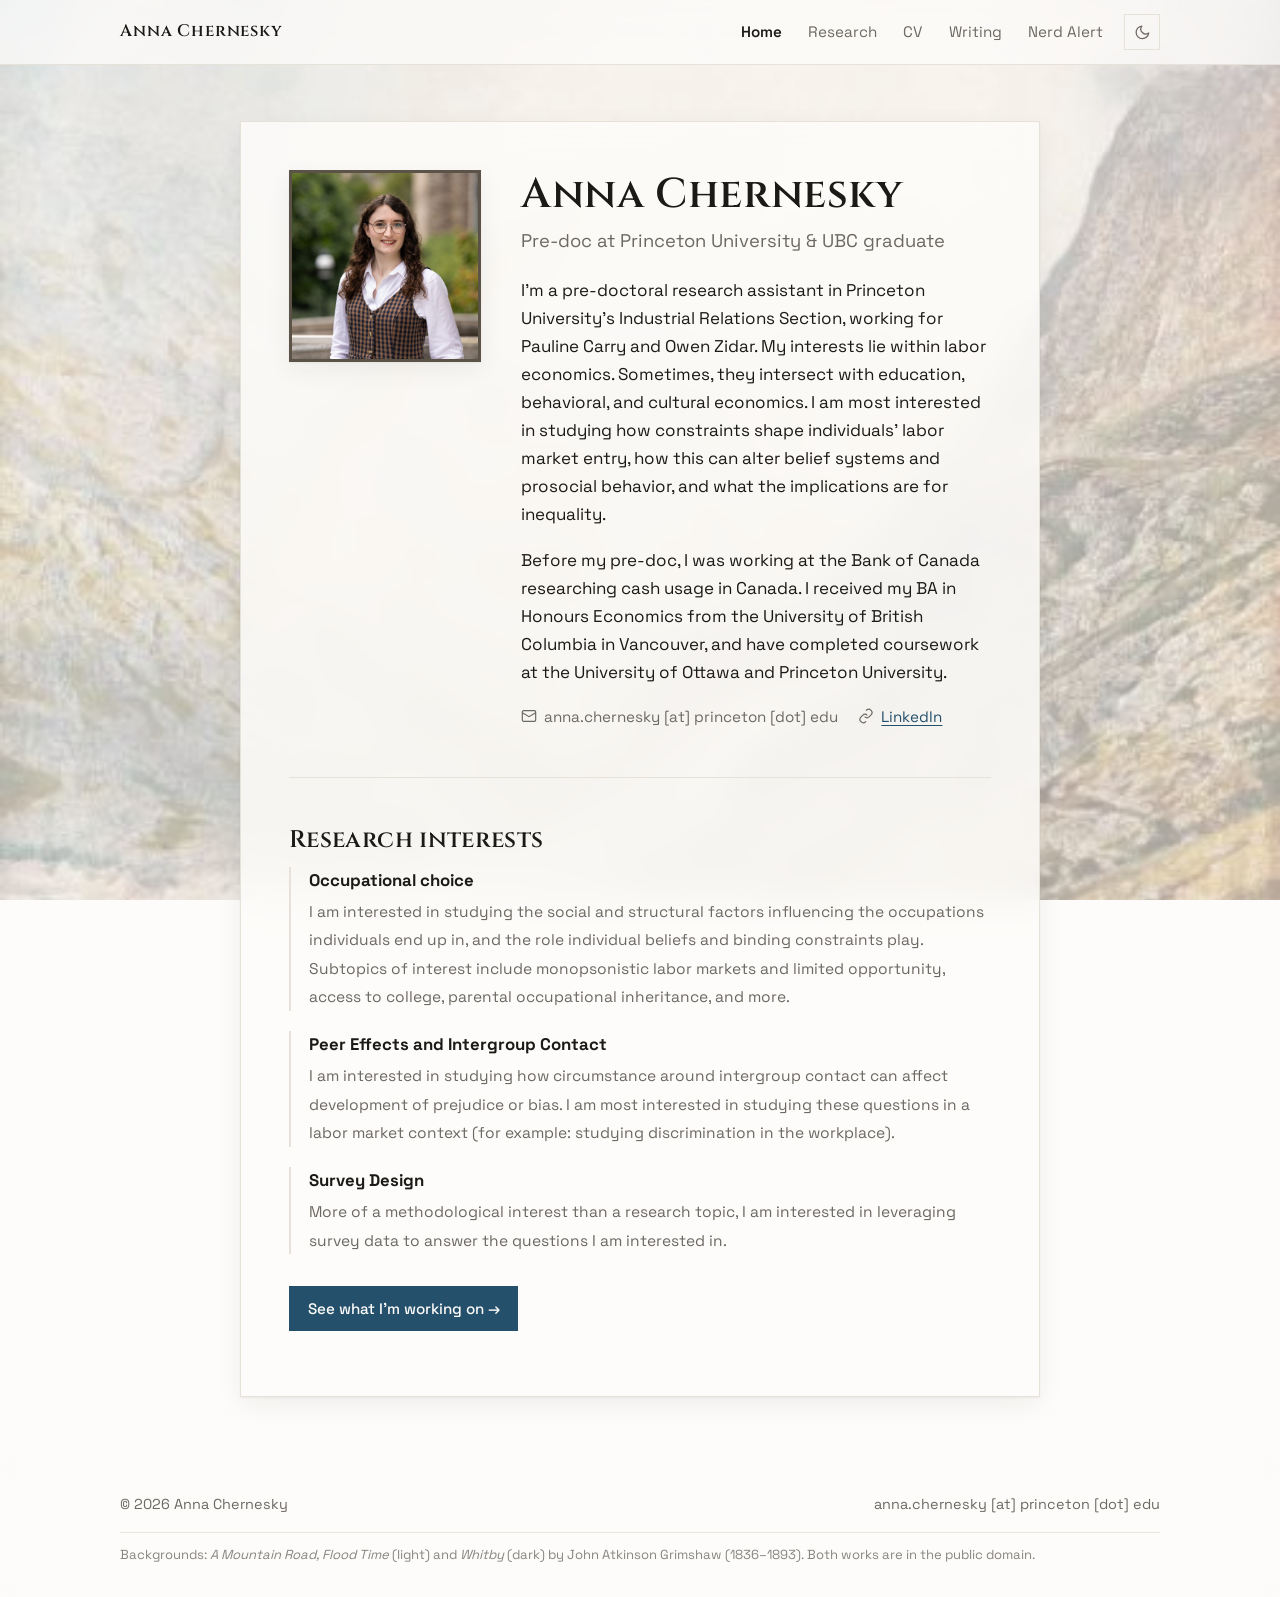
<file: index.html>
<!doctype html>
<html lang="en">
<head>
<meta charset="utf-8">
<meta name="viewport" content="width=device-width, initial-scale=1">
<title>Anna Chernesky</title>
<meta name="description" content="Personal site of Anna Chernesky — research, writing, and CV.">
<link rel="canonical" href="https://annakcher.github.io/">

<!-- Link previews on LinkedIn, Slack, Bluesky, iMessage, etc. -->
<meta property="og:type" content="profile">
<meta property="og:site_name" content="Anna Chernesky">
<meta property="og:title" content="Anna Chernesky">
<meta property="og:description" content="Personal site of Anna Chernesky — research, writing, and CV.">
<meta property="og:url" content="https://annakcher.github.io/">
<meta property="og:image" content="https://annakcher.github.io/assets/img/profile-web.jpg">
<meta name="twitter:card" content="summary">

<!-- Structured data: states who this site is about and which profiles are the
     same person, so search engines don't have to infer it. Invisible to visitors.
     Test changes at https://validator.schema.org/ -->
<script type="application/ld+json">
{
  "@context": "https://schema.org",
  "@type": "Person",
  "name": "Anna Chernesky",
  "url": "https://annakcher.github.io/",
  "image": "https://annakcher.github.io/assets/img/profile-web.jpg",
  "jobTitle": "Pre-doctoral Research Assistant",
  "description": "Pre-doctoral research assistant in the Industrial Relations Section at Princeton University, working on labor, behavioral, and cultural economics.",
  "worksFor": {
    "@type": "Organization",
    "name": "Industrial Relations Section, Princeton University"
  },
  "alumniOf": {
    "@type": "CollegeOrUniversity",
    "name": "University of British Columbia"
  },
  "knowsAbout": [
    "Labor economics",
    "Behavioral economics",
    "Cultural economics",
    "Survey design"
  ],
  "identifier": {
    "@type": "PropertyValue",
    "propertyID": "ORCID",
    "value": "https://orcid.org/0009-0006-0136-3665"
  },
  "sameAs": [
    "https://www.linkedin.com/in/annachernesky",
    "https://orcid.org/0009-0006-0136-3665"
  ]
}
</script>

<link rel="icon" href="assets/img/favicon.svg" type="image/svg+xml">
<link rel="preconnect" href="https://fonts.googleapis.com">
<link rel="preconnect" href="https://fonts.gstatic.com" crossorigin>
<link href="https://fonts.googleapis.com/css2?family=Cinzel:wght@500;600;700&family=Space+Grotesk:wght@400;500;600;700&display=swap" rel="stylesheet">
<link rel="stylesheet" href="assets/css/style.css">
<script>
  // Apply the saved theme before first paint so there's no flash of the wrong one.
  try { const t = localStorage.getItem('theme'); if (t) document.documentElement.dataset.theme = t; } catch (e) {}
</script>
<style>
  /* Background paintings for this page. Paths are relative to this file. */
  /* Portrait painting in a landscape window — bias the crop up toward the sky and rainbow. */
  body.has-bg::before {
    background-image: url('assets/img/grimshaw/a-mountain-road-floodtime-grimshaw.jpg');
    background-position: center 18%;
  }
  [data-theme="dark"] body.has-bg::before {
    background-image: url('assets/img/grimshaw/whitby-grimshaw.webp');
    background-position: center;
  }
</style>
</head>
<body class="has-bg">

<a class="skip-link" href="#main">Skip to content</a>

<header class="site-header">
  <div class="wrap header-inner">
    <a class="brand" href="index.html">Anna Chernesky</a>

    <button class="icon-btn nav-toggle" aria-expanded="false" aria-controls="site-nav" aria-label="Toggle menu">
      <svg viewBox="0 0 24 24" fill="none" stroke="currentColor" stroke-width="2" stroke-linecap="round" aria-hidden="true">
        <path d="M3 6h18M3 12h18M3 18h18"/>
      </svg>
    </button>

    <nav id="site-nav" class="site-nav">
      <a href="index.html" aria-current="page">Home</a>
      <a href="research.html">Research</a>
      <a href="cv.html">CV</a>
      <a href="writing.html">Writing</a>
      <a href="nerd-alert.html">Nerd Alert</a>

      <button class="icon-btn theme-toggle" aria-label="Toggle dark mode">
        <svg class="icon-moon" viewBox="0 0 24 24" fill="none" stroke="currentColor" stroke-width="1.8" stroke-linecap="round" stroke-linejoin="round" aria-hidden="true">
          <path d="M21 12.8A9 9 0 1 1 11.2 3a7 7 0 0 0 9.8 9.8z"/>
        </svg>
        <svg class="icon-sun" viewBox="0 0 24 24" fill="none" stroke="currentColor" stroke-width="1.8" stroke-linecap="round" aria-hidden="true">
          <circle cx="12" cy="12" r="4"/>
          <path d="M12 2v2M12 20v2M4.9 4.9l1.4 1.4M17.7 17.7l1.4 1.4M2 12h2M20 12h2M4.9 19.1l1.4-1.4M17.7 6.3l1.4-1.4"/>
        </svg>
      </button>
    </nav>
  </div>
</header>

<main id="main">
  <div class="wrap">

    <section class="intro">
      <!-- Swap in your own photo (a square JPG around 600×600 is plenty). -->
      <img class="intro__photo" src="assets/img/profile-web.jpg" alt="Anna Chernesky">

      <div>
        <h1 class="intro__title">Anna Chernesky</h1>
        <p class="intro__role">Pre-doc at Princeton University & UBC graduate</p>

        <p>
		I'm a pre-doctoral research assistant in Princeton University's Industrial Relations Section, working for Pauline Carry and Owen Zidar.
		My interests lie within labor economics. Sometimes, they intersect with education, behavioral, and cultural economics. 
		I am most interested in studying how constraints shape individuals' labor market entry, how this can alter belief systems and prosocial behavior, and what the implications are for inequality. 

        </p>

        <p>
        Before my pre-doc, I was working at the Bank of Canada researching cash usage in Canada. 
		I received my BA in Honours Economics from the University of British Columbia in Vancouver, and have completed coursework at the University of Ottawa and Princeton University. 
        </p>

        <ul class="contact-list">
          <li>
            <svg viewBox="0 0 24 24" fill="none" stroke="currentColor" stroke-width="1.8" aria-hidden="true">
              <rect x="2" y="4" width="20" height="16" rx="2"/><path d="m2 7 10 6 10-6"/>
            </svg>
            <span>anna.chernesky [at] princeton [dot] edu</span>
          </li>
          <li>
            <svg viewBox="0 0 24 24" fill="none" stroke="currentColor" stroke-width="1.8" aria-hidden="true">
              <path d="M10 13a5 5 0 0 0 7 0l3-3a5 5 0 0 0-7-7l-1 1"/><path d="M14 11a5 5 0 0 0-7 0l-3 3a5 5 0 0 0 7 7l1-1"/>
            </svg>
            <a href="https://www.linkedin.com/in/annachernesky">LinkedIn</a>
          </li>
        </ul>
      </div>
    </section>

    <hr>

    <section>
      <h2>Research interests</h2>
      <ul class="interests">
        <li>
          <strong>Occupational choice</strong>
          <span>I am interested in studying the social and structural factors influencing the occupations individuals end up in, 
		  and the role individual beliefs and binding constraints play. 
		  Subtopics of interest include monopsonistic labor markets and limited opportunity, access to college, 
		  parental occupational inheritance, and more. </span>
        </li>
        <li>
          <strong>Peer Effects and Intergroup Contact</strong>
          <span>I am interested in studying how circumstance around intergroup contact can affect development of prejudice or bias. 
		  I am most interested in studying these questions in a labor market context 
		  (for example: studying discrimination in the workplace). </span>
        </li>
        <li>
          <strong>Survey Design</strong>
          <span>More of a methodological interest than a research topic, I am interested in leveraging survey data to answer 
		  the questions I am interested in. </span>
        </li>
      </ul>

      <p style="margin-top:2rem">
        <a class="btn btn--primary" href="research.html">See what I'm working on &rarr;</a>
      </p>
    </section>

  </div>
</main>

<footer class="site-footer">
  <div class="wrap">
    <span>&copy; <span id="year">2026</span> Anna Chernesky</span>
    <span>anna.chernesky [at] princeton [dot] edu</span>
    <span class="credit">
      Backgrounds: <em>A Mountain Road, Flood Time</em> (light) and <em>Whitby</em> (dark)
      by John Atkinson Grimshaw (1836–1893). Both works are in the public domain.
    </span>
  </div>
</footer>

<script>document.getElementById('year').textContent = new Date().getFullYear();</script>
<script src="assets/js/main.js" defer></script>
</body>
</html>
</file>
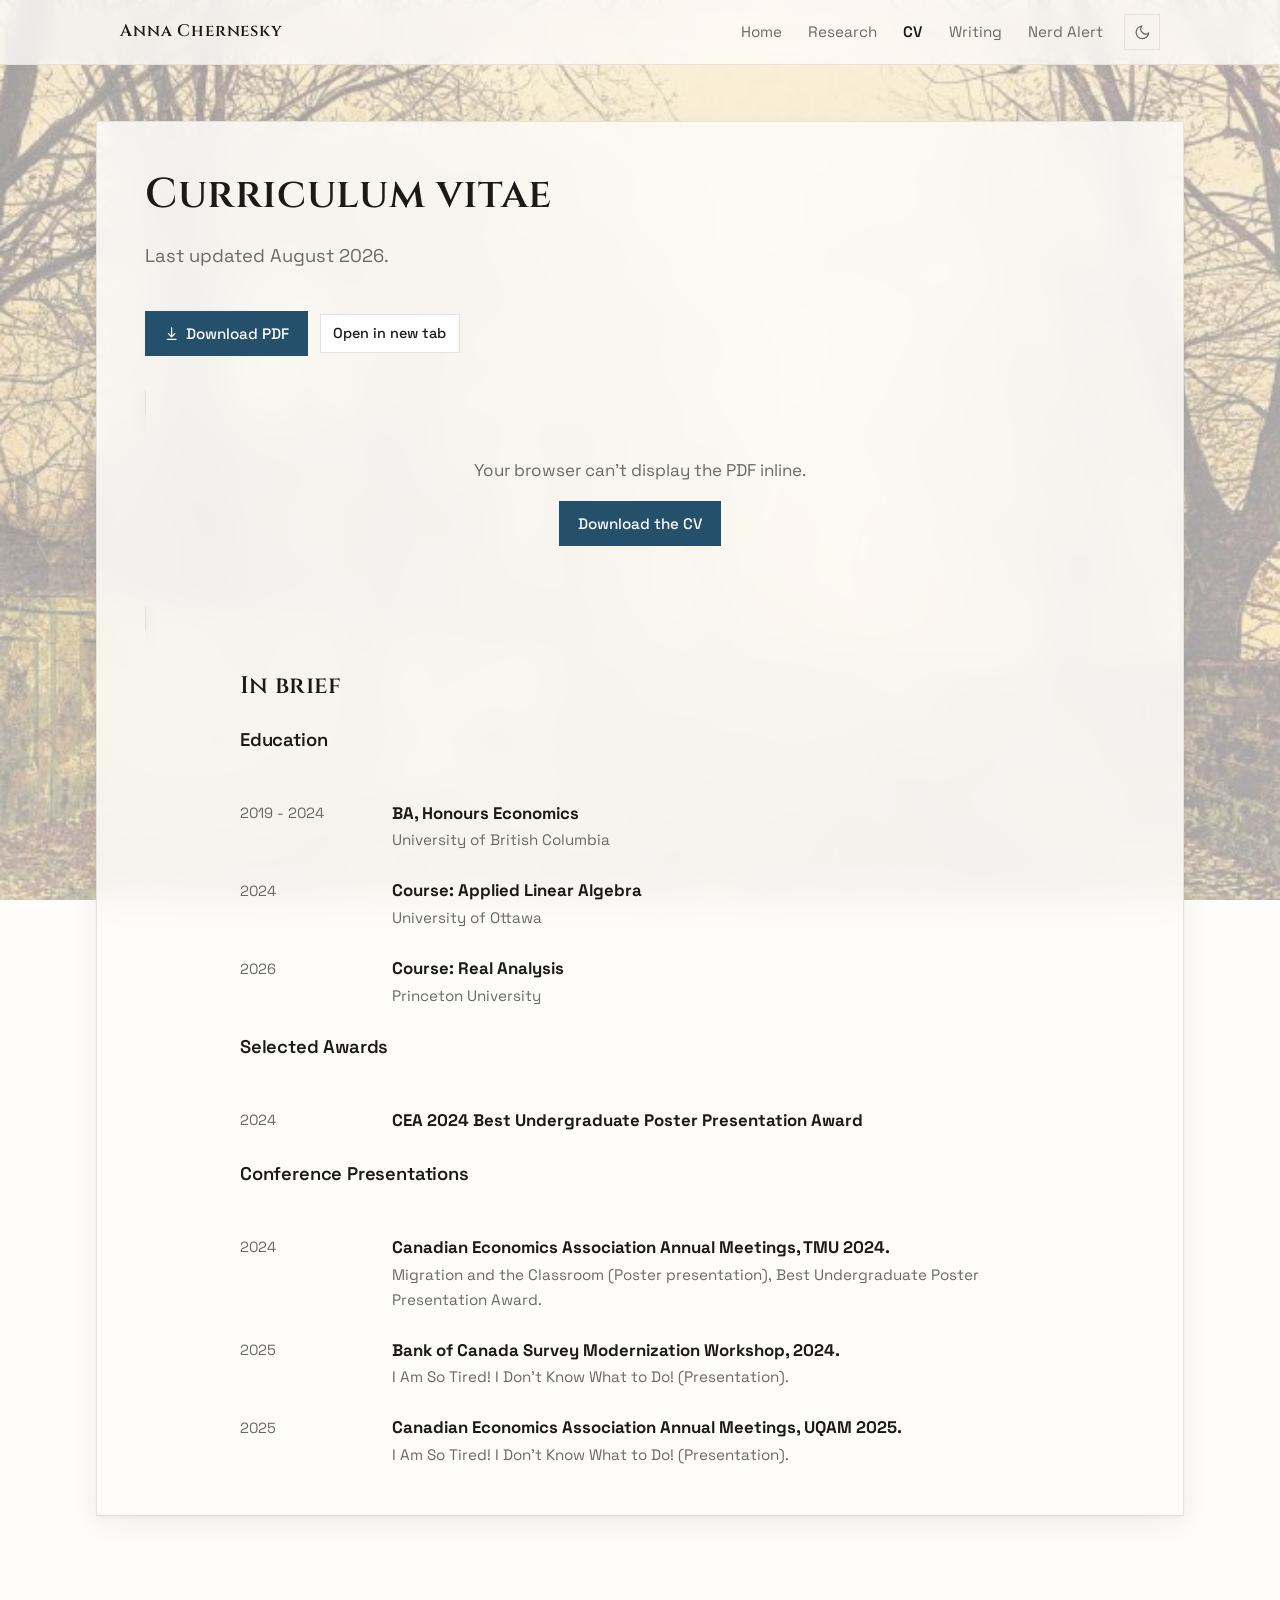
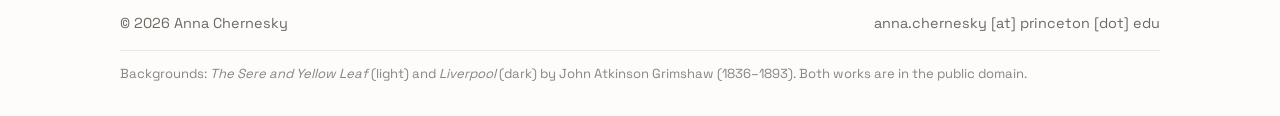
<file: cv.html>
<!doctype html>
<html lang="en">
<head>
<meta charset="utf-8">
<meta name="viewport" content="width=device-width, initial-scale=1">
<title>CV · Anna Chernesky</title>
<meta name="description" content="Curriculum vitae of Anna Chernesky.">
<link rel="canonical" href="https://annakcher.github.io/cv.html">
<meta property="og:type" content="website">
<meta property="og:site_name" content="Anna Chernesky">
<meta property="og:title" content="CV · Anna Chernesky">
<meta property="og:description" content="Curriculum vitae of Anna Chernesky.">
<meta property="og:url" content="https://annakcher.github.io/cv.html">
<meta property="og:image" content="https://annakcher.github.io/assets/img/profile-web.jpg">
<meta name="twitter:card" content="summary">

<link rel="icon" href="assets/img/favicon.svg" type="image/svg+xml">
<link rel="preconnect" href="https://fonts.googleapis.com">
<link rel="preconnect" href="https://fonts.gstatic.com" crossorigin>
<link href="https://fonts.googleapis.com/css2?family=Cinzel:wght@500;600;700&family=Space+Grotesk:wght@400;500;600;700&display=swap" rel="stylesheet">
<link rel="stylesheet" href="assets/css/style.css">
<script>
  try { const t = localStorage.getItem('theme'); if (t) document.documentElement.dataset.theme = t; } catch (e) {}
</script>
<style>
  /* Background paintings for this page. Paths are relative to this file. */
  body.has-bg::before { background-image: url('assets/img/grimshaw/the-sere-and-yellow-leaf-grimshaw.jpg'); }
  [data-theme="dark"] body.has-bg::before { background-image: url('assets/img/grimshaw/liverpool-grimshaw.jpg'); }
</style>
</head>
<body class="has-bg">

<a class="skip-link" href="#main">Skip to content</a>

<header class="site-header">
  <div class="wrap header-inner">
    <a class="brand" href="index.html">Anna Chernesky</a>

    <button class="icon-btn nav-toggle" aria-expanded="false" aria-controls="site-nav" aria-label="Toggle menu">
      <svg viewBox="0 0 24 24" fill="none" stroke="currentColor" stroke-width="2" stroke-linecap="round" aria-hidden="true">
        <path d="M3 6h18M3 12h18M3 18h18"/>
      </svg>
    </button>

    <nav id="site-nav" class="site-nav">
      <a href="index.html">Home</a>
      <a href="research.html">Research</a>
      <a href="cv.html" aria-current="page">CV</a>
      <a href="writing.html">Writing</a>
      <a href="nerd-alert.html">Nerd Alert</a>

      <button class="icon-btn theme-toggle" aria-label="Toggle dark mode">
        <svg class="icon-moon" viewBox="0 0 24 24" fill="none" stroke="currentColor" stroke-width="1.8" stroke-linecap="round" stroke-linejoin="round" aria-hidden="true">
          <path d="M21 12.8A9 9 0 1 1 11.2 3a7 7 0 0 0 9.8 9.8z"/>
        </svg>
        <svg class="icon-sun" viewBox="0 0 24 24" fill="none" stroke="currentColor" stroke-width="1.8" stroke-linecap="round" aria-hidden="true">
          <circle cx="12" cy="12" r="4"/>
          <path d="M12 2v2M12 20v2M4.9 4.9l1.4 1.4M17.7 17.7l1.4 1.4M2 12h2M20 12h2M4.9 19.1l1.4-1.4M17.7 6.3l1.4-1.4"/>
        </svg>
      </button>
    </nav>
  </div>
</header>

<main id="main">
  <div class="wrap wrap--wide">

    <div class="page-head">
      <h1>Curriculum vitae</h1>
      <p>Last updated August 2026.</p>
    </div>

    <div class="cv-actions">
      <a class="btn btn--primary" href="assets/cv/anna-chernesky-cv.pdf" download>
        <svg viewBox="0 0 24 24" fill="none" stroke="currentColor" stroke-width="2" stroke-linecap="round" stroke-linejoin="round" aria-hidden="true">
          <path d="M12 3v12"/><path d="m7 12 5 5 5-5"/><path d="M5 21h14"/>
        </svg>
        Download PDF
      </a>
      <a class="btn" href="assets/cv/anna-chernesky-cv.pdf" target="_blank" rel="noopener">Open in new tab</a>
      <span class="note"></span>
    </div>

    <object class="pdf-frame" data="assets/cv/anna-chernesky-cv.pdf" type="application/pdf">
      <div class="pdf-fallback">
        <p>Your browser can't display the PDF inline.</p>
        <p><a class="btn btn--primary" href="assets/cv/anna-chernesky-cv.pdf" download>Download the CV</a></p>
      </div>
    </object>

    <section class="wrap" style="padding-inline:0; max-width:50rem">
      <h2>In brief</h2>
      <p class="lede"></p>

      <h3>Education</h3>
      <div class="cv-summary">
        <div class="cv-item">
          <div class="cv-item__when">2019 - 2024</div>
          <div class="cv-item__what">
            <strong>BA, Honours Economics</strong>
            <span>University of British Columbia</span>
          </div>
        </div>
        <div class="cv-item">
          <div class="cv-item__when">2024</div>
          <div class="cv-item__what">
            <strong>Course: Applied Linear Algebra</strong>
            <span>University of Ottawa</span>
          </div>
        </div>
		<div class="cv-item">
          <div class="cv-item__when">2026</div>
          <div class="cv-item__what">
            <strong>Course: Real Analysis</strong>
            <span>Princeton University</span>
          </div>
        </div>
      </div>

      <h3>Selected Awards</h3>
      <div class="cv-summary">
        <div class="cv-item">
          <div class="cv-item__when">2024</div>
          <div class="cv-item__what">
            <strong>CEA 2024 Best Undergraduate Poster Presentation Award</strong>
            <span></span>
          </div>
        </div>
      </div>

      <h3>Conference Presentations</h3>
      <div class="cv-summary">
        <div class="cv-item">
          <div class="cv-item__when">2024</div>
          <div class="cv-item__what">
            <strong>Canadian Economics Association Annual Meetings, TMU 2024.</strong>
            <span>Migration and the Classroom (Poster presentation), Best Undergraduate Poster Presentation Award.</span>
          </div>
        </div>
		<div class="cv-item">
          <div class="cv-item__when">2025</div>
          <div class="cv-item__what">
            <strong>Bank of Canada Survey Modernization Workshop, 2024.</strong>
            <span>I Am So Tired! I Don't Know What to Do! (Presentation).</span>
          </div>
        </div>
		<div class="cv-item">
          <div class="cv-item__when">2025</div>
          <div class="cv-item__what">
            <strong>Canadian Economics Association Annual Meetings, UQAM 2025.</strong>
            <span>I Am So Tired! I Don't Know What to Do! (Presentation).</span>
          </div>
        </div>
      </div>
    </section>

  </div>
</main>

<footer class="site-footer">
  <div class="wrap">
    <span>&copy; <span id="year">2026</span> Anna Chernesky</span>
    <span>anna.chernesky [at] princeton [dot] edu</span>
    <span class="credit">
      Backgrounds: <em>The Sere and Yellow Leaf</em> (light) and <em>Liverpool</em> (dark)
      by John Atkinson Grimshaw (1836–1893). Both works are in the public domain.
    </span>
  </div>
</footer>

<script>document.getElementById('year').textContent = new Date().getFullYear();</script>
<script src="assets/js/main.js" defer></script>
</body>
</html>
</file>
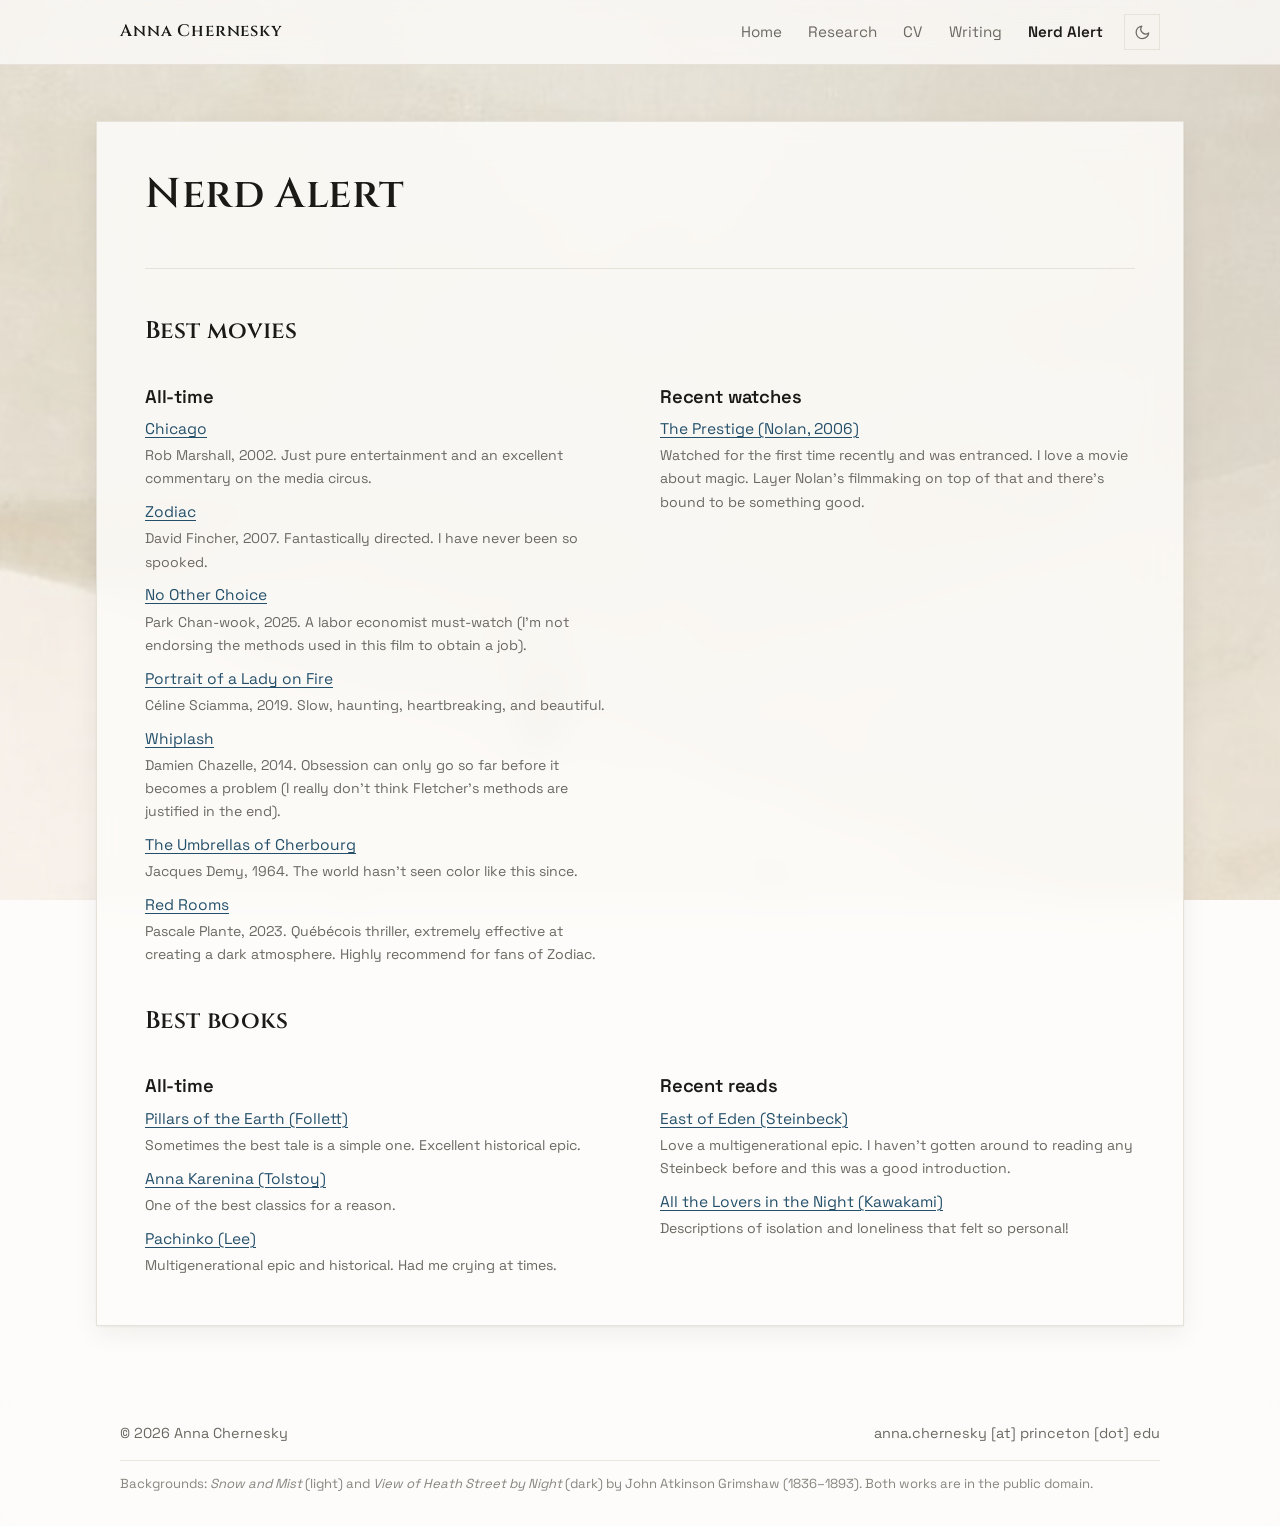
<file: nerd-alert.html>
<!doctype html>
<html lang="en">
<head>
<meta charset="utf-8">
<meta name="viewport" content="width=device-width, initial-scale=1">
<title>Nerd Alert · Anna Chernesky</title>
<meta name="description" content="Photos, films, and assorted enthusiasms.">
<link rel="canonical" href="https://annakcher.github.io/nerd-alert.html">
<meta property="og:type" content="website">
<meta property="og:site_name" content="Anna Chernesky">
<meta property="og:title" content="Nerd Alert · Anna Chernesky">
<meta property="og:description" content="Films, books, and assorted enthusiasms.">
<meta property="og:url" content="https://annakcher.github.io/nerd-alert.html">
<meta property="og:image" content="https://annakcher.github.io/assets/img/profile-web.jpg">
<meta name="twitter:card" content="summary">

<link rel="icon" href="assets/img/favicon.svg" type="image/svg+xml">
<link rel="preconnect" href="https://fonts.googleapis.com">
<link rel="preconnect" href="https://fonts.gstatic.com" crossorigin>
<link href="https://fonts.googleapis.com/css2?family=Cinzel:wght@500;600;700&family=Space+Grotesk:wght@400;500;600;700&display=swap" rel="stylesheet">
<link rel="stylesheet" href="assets/css/style.css">
<script>
  try { const t = localStorage.getItem('theme'); if (t) document.documentElement.dataset.theme = t; } catch (e) {}
</script>
<style>
  /* Background paintings for this page. Paths are relative to this file. */
  body.has-bg::before { background-image: url('assets/img/grimshaw/snow-and-mist-grimshaw.jpg'); }
  [data-theme="dark"] body.has-bg::before { background-image: url('assets/img/grimshaw/view-of-heath-street-by-night-grimshaw.jpg'); }
</style>
</head>
<body class="has-bg">

<a class="skip-link" href="#main">Skip to content</a>

<header class="site-header">
  <div class="wrap header-inner">
    <a class="brand" href="index.html">Anna Chernesky</a>

    <button class="icon-btn nav-toggle" aria-expanded="false" aria-controls="site-nav" aria-label="Toggle menu">
      <svg viewBox="0 0 24 24" fill="none" stroke="currentColor" stroke-width="2" stroke-linecap="round" aria-hidden="true">
        <path d="M3 6h18M3 12h18M3 18h18"/>
      </svg>
    </button>

    <nav id="site-nav" class="site-nav">
      <a href="index.html">Home</a>
      <a href="research.html">Research</a>
      <a href="cv.html">CV</a>
      <a href="writing.html">Writing</a>
      <a href="nerd-alert.html" aria-current="page">Nerd Alert</a>

      <button class="icon-btn theme-toggle" aria-label="Toggle dark mode">
        <svg class="icon-moon" viewBox="0 0 24 24" fill="none" stroke="currentColor" stroke-width="1.8" stroke-linecap="round" stroke-linejoin="round" aria-hidden="true">
          <path d="M21 12.8A9 9 0 1 1 11.2 3a7 7 0 0 0 9.8 9.8z"/>
        </svg>
        <svg class="icon-sun" viewBox="0 0 24 24" fill="none" stroke="currentColor" stroke-width="1.8" stroke-linecap="round" aria-hidden="true">
          <circle cx="12" cy="12" r="4"/>
          <path d="M12 2v2M12 20v2M4.9 4.9l1.4 1.4M17.7 17.7l1.4 1.4M2 12h2M20 12h2M4.9 19.1l1.4-1.4M17.7 6.3l1.4-1.4"/>
        </svg>
      </button>
    </nav>
  </div>
</header>

<main id="main">
  <div class="wrap wrap--wide">

    <div class="page-head">
      <h1>Nerd Alert</h1>
    </div>

    <!-- Drop photos in assets/img/nerd/ and point each src at them. Click opens a lightbox. -->
	<!--
    <ul class="photo-grid">
      <li>
        <figure class="photo-card">
          <img src="assets/img/nerd/placeholder.svg" alt="Describe what's in the photo" loading="lazy">
          <figcaption>A caption with a bit of story in it. Where, when, why it stuck with you.</figcaption>
        </figure>
      </li>
      <li>
        <figure class="photo-card">
          <img src="assets/img/nerd/placeholder.svg" alt="Describe what's in the photo" loading="lazy">
          <figcaption>Another caption.</figcaption>
        </figure>
      </li>
      <li>
        <figure class="photo-card">
          <img src="assets/img/nerd/placeholder.svg" alt="Describe what's in the photo" loading="lazy">
          <figcaption>Another caption.</figcaption>
        </figure>
      </li>
      <li>
        <figure class="photo-card">
          <img src="assets/img/nerd/placeholder.svg" alt="Describe what's in the photo" loading="lazy">
          <figcaption>Another caption.</figcaption>
        </figure>
      </li>
    </ul>
	-->

    <hr>

    <h2>Best movies</h2>

    <div class="fav-columns">
      <div>
        <h3>All-time</h3>
        <ul class="fav-list">
          <li>
            <a href="https://letterboxd.com/film/chicago/">Chicago</a> <span class="why">Rob Marshall, 2002. Just pure entertainment and an excellent commentary on the media circus.</span>
          </li>
		  <li>
            <a href="https://letterboxd.com/film/zodiac/">Zodiac</a> <span class="why">David Fincher, 2007. Fantastically directed. I have never been so spooked.</span>
          </li>
		  <li>
            <a href="https://letterboxd.com/film/no-other-choice-2025/">No Other Choice</a> <span class="why">Park Chan-wook, 2025. A labor economist must-watch (I'm not endorsing the methods used in this film to obtain a job).</span>
          </li>
		  <li>
            <a href="https://letterboxd.com/film/portrait-of-a-lady-on-fire/">Portrait of a Lady on Fire</a> <span class="why">Céline Sciamma, 2019. Slow, haunting, heartbreaking, and beautiful.</span>
          </li>
		  <li>
            <a href="https://letterboxd.com/film/whiplash-2014/">Whiplash</a> <span class="why">Damien Chazelle, 2014. Obsession can only go so far before it becomes a problem (I really don't think Fletcher's methods are justified in the end).</span>
          </li>
		  <li>
            <a href="https://letterboxd.com/film/the-umbrellas-of-cherbourg/">The Umbrellas of Cherbourg</a> <span class="why">Jacques Demy, 1964. The world hasn't seen color like this since.</span>
          </li>
		  <li>
            <a href="https://letterboxd.com/film/red-rooms/">Red Rooms</a> <span class="why">Pascale Plante, 2023. Québécois thriller, extremely effective at creating a dark atmosphere. Highly recommend for fans of Zodiac.</span>
          </li>
        </ul>
      </div>

      <div>
        <h3>Recent watches</h3>
        <ul class="fav-list">
          <li>
            <a href="https://letterboxd.com/film/the-prestige/">The Prestige (Nolan, 2006)</a> <span class="why">Watched for the first time recently and was entranced. I love a movie about magic. Layer Nolan's filmmaking on top of that and there's bound to be something good.</span>
          </li>
        </ul>
      </div>
    </div>


    <h2>Best books</h2>
	
	<div class="fav-columns">
      <div>
        <h3>All-time</h3>
        <ul class="fav-list">
          <li>
            <a href="https://www.goodreads.com/book/show/5043.The_Pillars_of_the_Earth">Pillars of the Earth (Follett)</a> <span class="why">Sometimes the best tale is a simple one. Excellent historical epic.</span>
          </li>
		  <li>
            <a href="https://www.goodreads.com/book/show/15823480-anna-karenina">Anna Karenina (Tolstoy)</a> <span class="why">One of the best classics for a reason.</span>
          </li>
		  <li>
            <a href="https://www.goodreads.com/book/show/34051011-pachinko">Pachinko (Lee)</a> <span class="why">Multigenerational epic and historical. Had me crying at times.</span>
          </li>
        </ul>
      </div>

      <div>
        <h3>Recent reads</h3>
        <ul class="fav-list">
          <li>
            <a href="https://www.goodreads.com/book/show/4406.East_of_Eden">East of Eden (Steinbeck)</a> <span class="why">Love a multigenerational epic. I haven't gotten around to reading any Steinbeck before and this was a good introduction.</span>
          </li>
		  <li>
            <a href="https://www.goodreads.com/book/show/59336625-all-the-lovers-in-the-night">All the Lovers in the Night (Kawakami)</a> <span class="why">Descriptions of isolation and loneliness that felt so personal!</span>
          </li>
        </ul>
      </div>
    </div>
    
<!--
    <div class="fav-columns">
      <div>
        <h3>Reading</h3>
        <ul class="fav-list">
          <li><a href="#">A book, blog, or newsletter</a> <span class="why">Why it's worth your time.</span></li>
          <li><a href="#">Another one</a> <span class="why">Why it's worth your time.</span></li>
        </ul>
      </div>

      <div>
        <h3>Listening</h3>
        <ul class="fav-list">
          <li><a href="#">A podcast or album</a> <span class="why">Why it's worth your time.</span></li>
          <li><a href="#">Another one</a> <span class="why">Why it's worth your time.</span></li>
        </ul>
      </div>

      <div>
        <h3>Miscellaneous enthusiasms</h3>
        <ul class="fav-list">
          <li><a href="#">A hobby, a game, a tool</a> <span class="why">The pitch, in one line.</span></li>
          <li><a href="#">Another one</a> <span class="why">The pitch, in one line.</span></li>
        </ul>
      </div>
    </div>

  </div>
  -->
</main>

<footer class="site-footer">
  <div class="wrap">
    <span>&copy; <span id="year">2026</span> Anna Chernesky</span>
    <span>anna.chernesky [at] princeton [dot] edu</span>
    <span class="credit">
      Backgrounds: <em>Snow and Mist</em> (light) and <em>View of Heath Street by Night</em> (dark)
      by John Atkinson Grimshaw (1836–1893). Both works are in the public domain.
    </span>
  </div>
</footer>

<script>document.getElementById('year').textContent = new Date().getFullYear();</script>
<script src="assets/js/main.js" defer></script>
</body>
</html>
</file>
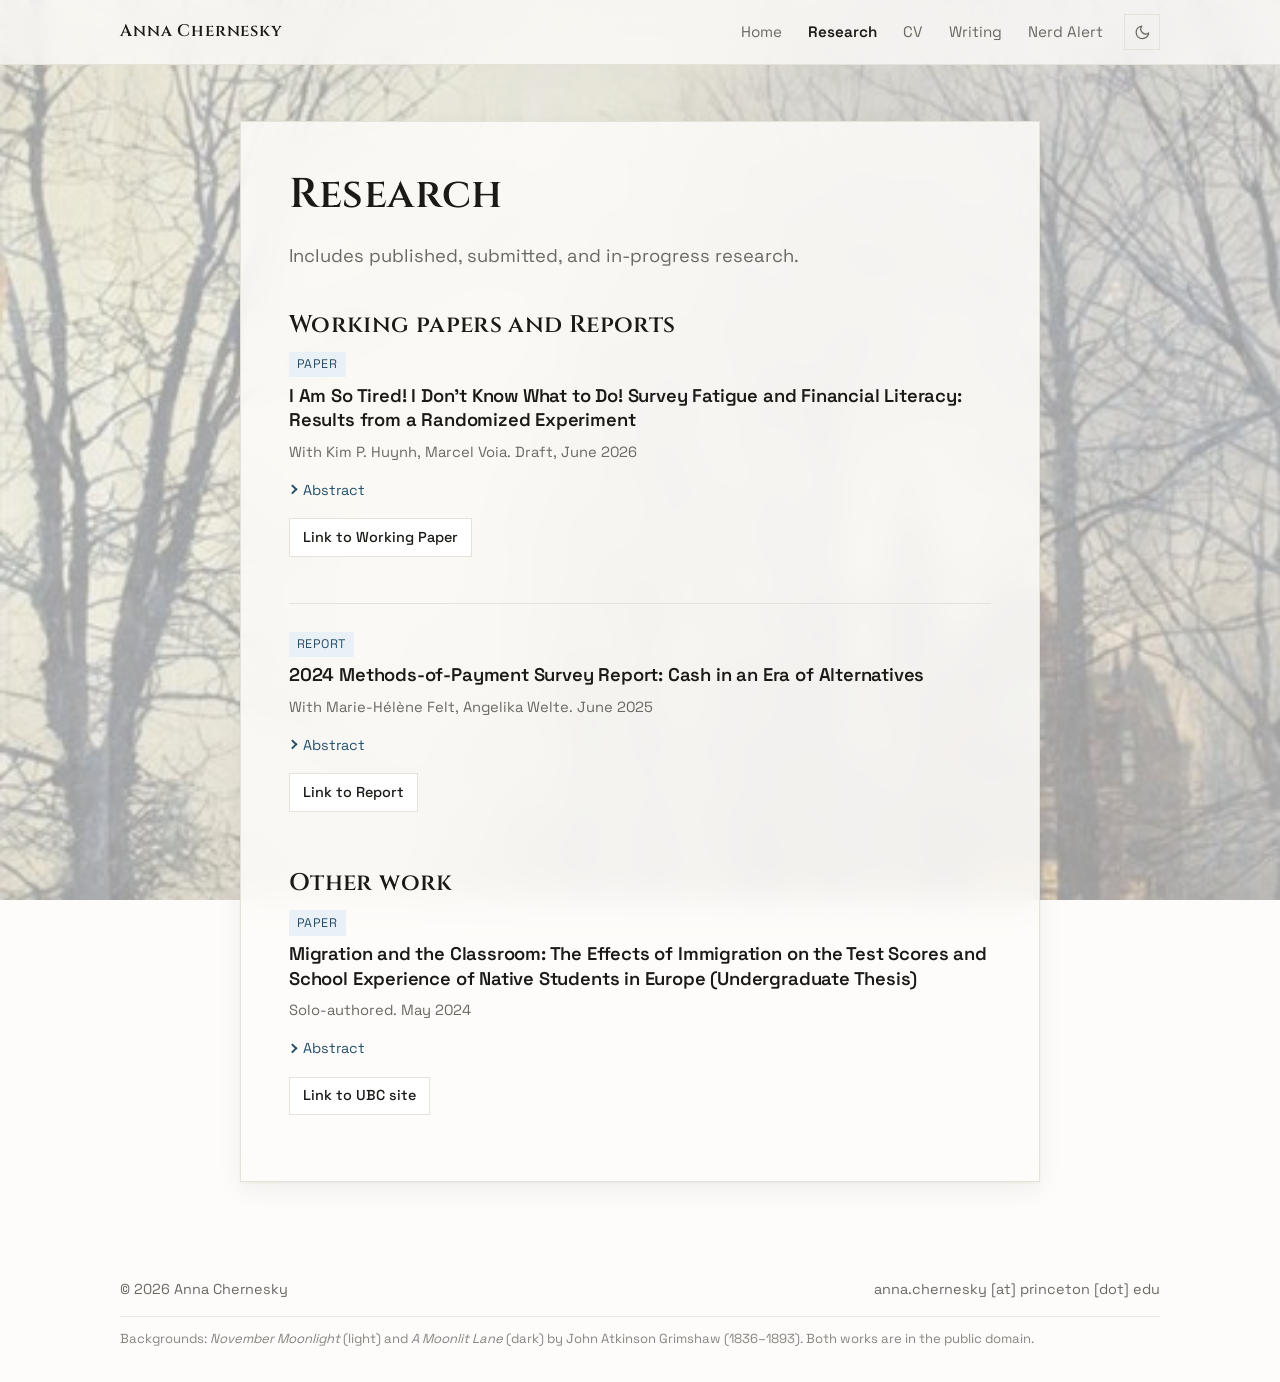
<file: research.html>
<!doctype html>
<html lang="en">
<head>
<meta charset="utf-8">
<meta name="viewport" content="width=device-width, initial-scale=1">
<title>Research · Anna Chernesky</title>
<meta name="description" content="Published and in-progress research by Anna Chernesky.">
<link rel="icon" href="assets/img/favicon.svg" type="image/svg+xml">
<link rel="preconnect" href="https://fonts.googleapis.com">
<link rel="preconnect" href="https://fonts.gstatic.com" crossorigin>
<link href="https://fonts.googleapis.com/css2?family=Cinzel:wght@500;600;700&family=Space+Grotesk:wght@400;500;600;700&display=swap" rel="stylesheet">
<link rel="stylesheet" href="assets/css/style.css">
<script>
  try { const t = localStorage.getItem('theme'); if (t) document.documentElement.dataset.theme = t; } catch (e) {}
</script>
<style>
  /* Background paintings for this page. Paths are relative to this file. */
  body.has-bg::before {
    background-image: url('assets/img/grimshaw/november-moonlight-grimshaw.jpg');
    background-position: center 20%;   /* portrait painting — bias the crop toward the sky */
  }
  [data-theme="dark"] body.has-bg::before {
    background-image: url('assets/img/grimshaw/a-moonlit-lane-grimshaw.jpg');
    background-position: center;
  }
</style>
</head>
<body class="has-bg">

<a class="skip-link" href="#main">Skip to content</a>

<header class="site-header">
  <div class="wrap header-inner">
    <a class="brand" href="index.html">Anna Chernesky</a>

    <button class="icon-btn nav-toggle" aria-expanded="false" aria-controls="site-nav" aria-label="Toggle menu">
      <svg viewBox="0 0 24 24" fill="none" stroke="currentColor" stroke-width="2" stroke-linecap="round" aria-hidden="true">
        <path d="M3 6h18M3 12h18M3 18h18"/>
      </svg>
    </button>

    <nav id="site-nav" class="site-nav">
      <a href="index.html">Home</a>
      <a href="research.html" aria-current="page">Research</a>
      <a href="cv.html">CV</a>
      <a href="writing.html">Writing</a>
      <a href="nerd-alert.html">Nerd Alert</a>

      <button class="icon-btn theme-toggle" aria-label="Toggle dark mode">
        <svg class="icon-moon" viewBox="0 0 24 24" fill="none" stroke="currentColor" stroke-width="1.8" stroke-linecap="round" stroke-linejoin="round" aria-hidden="true">
          <path d="M21 12.8A9 9 0 1 1 11.2 3a7 7 0 0 0 9.8 9.8z"/>
        </svg>
        <svg class="icon-sun" viewBox="0 0 24 24" fill="none" stroke="currentColor" stroke-width="1.8" stroke-linecap="round" aria-hidden="true">
          <circle cx="12" cy="12" r="4"/>
          <path d="M12 2v2M12 20v2M4.9 4.9l1.4 1.4M17.7 17.7l1.4 1.4M2 12h2M20 12h2M4.9 19.1l1.4-1.4M17.7 6.3l1.4-1.4"/>
        </svg>
      </button>
    </nav>
  </div>
</header>

<main id="main">
  <div class="wrap">

    <div class="page-head">
      <h1>Research</h1>
      <p>Includes published, submitted, and in-progress research.</p>
    </div>

    <section>
      <h2>Working papers and Reports</h2>
      <ul class="entry-list">

        <li class="entry">
          <span class="tag">Paper</span>
          <h3 class="entry__title">I Am So Tired! I Don't Know What to Do! Survey Fatigue and Financial Literacy: Results from a Randomized Experiment</h3>
          <p class="entry__meta">With Kim P. Huynh, Marcel Voia. Draft, June 2026</p>
          <details class="entry__abstract">
            <summary>Abstract</summary>
            <p>
            We use a randomization of question placement to estimate the causal effect on financial literacy results. 
			We find that when financial literacy questions are placed at the end of a survey, 
			respondents are more likely to answer “Don’t know.” 
			The increase in “Don’t know” responses comes largely at the expense of correct responses. 
			We find that this leads to a drop in financial literacy by 5%-15%. This research suggests a measure of financial literacy that is adapted to account for survey length. 
            </p>
          </details>
          <p class="entry__links">
            <a class="btn" href="https://www.bankofcanada.ca/2026/03/staff-working-paper-2026-5/">Link to Working Paper</a>
          </p>
        </li>
		
		<li class="entry">
          <span class="tag">Report</span>
          <h3 class="entry__title">2024 Methods-of-Payment Survey Report: Cash in an Era of Alternatives</h3>
          <p class="entry__meta">With Marie-Hélène Felt, Angelika Welte. June 2025</p>
          <details class="entry__abstract">
            <summary>Abstract</summary>
            <p>
            The Methods-of-Payment (MOP) Survey tracks consumer use of cash and other methods of payment. 
			We present core findings from the 2024 MOP Survey, highlighting results from both the survey questionnaire and subsequent three-day shopping diary.
			Although cash holdings have increased in nominal terms, we find that cash usage remains unchanged since 2020. 
			Mobile and other alternative payment methods continue to grow in importance. 
			The 2024 MOP Survey also collects new data on how consumers perceive bank note quality. 
            </p>
          </details>
          <p class="entry__links">
            <a class="btn" href="https://www.bankofcanada.ca/wp-content/uploads/2025/08/sdp2025-12.pdf">Link to Report</a>
          </p>
        </li>

      </ul>
    </section>

    <section>
      <h2>Other work</h2>
      <ul class="entry-list">

        <li class="entry">
		<span class="tag">Paper</span>
          <h3 class="entry__title"> Migration and the Classroom: The Effects of Immigration
on the Test Scores and School Experience of Native
Students in Europe (Undergraduate Thesis) </h3>
          <p class="entry__meta">Solo-authored. May 2024</p>
          <details class="entry__abstract">
            <summary>Abstract</summary>
            <p>
            With six waves of the OECD’s Programme for International Student Assessment (PISA) and an
IV strategy, I use recent variations in the proportion of immigrant students across European
countries to ask the following questions: How does attending school with more immigrants affect
native student test scores, and how does this change self-reported attitudes towards school and
immigration? As native students attend schools with more than 1% PISA-sampled immigrants
(9% immigrant students on average), I find that their Math, Science, and Reading test scores
decrease by around 4-6%. Academic effects are heterogeneous, with evidence that students in
countries less open to migration face a more substantial test score effect. When redefining
immigrant presence as the presence of immigrant peers who have plausibly different educational
backgrounds than native-borns, the test score effect increases in magnitude. These last two
results suggest that country-level educational infrastructure and classroom student heterogeneity
could be important channels. When it comes to social outcomes, the effect on self-reported
school experience is more ambiguous. However, evidence suggests that native students exposed
to more immigrant peers may report more positive attitudes towards different cultures, with
students in immigrant-heavy schools self-assessing positive attitudes up to 10% more frequently.
Put together, the effect of immigrant peers on native students’ academics is small and negative,
but not overwhelmingly so, while exposure to immigrants may even increase native prosociality.
            </p>
          </details>
		  <p class="entry__links">
            <a class="btn" href="https://economics.ubc.ca/honours-students-poster/migration-and-the-classroom-the-effects-of-immigration-on-the-test-scores-and-school-experience-of-native-students-in-europe-anna-chernesky/">Link to UBC site</a>
          </p>
        </li>
		
      </ul>
    </section>

  </div>
</main>

<footer class="site-footer">
  <div class="wrap">
    <span>&copy; <span id="year">2026</span> Anna Chernesky</span>
    <span>anna.chernesky [at] princeton [dot] edu</span>
    <span class="credit">
      Backgrounds: <em>November Moonlight</em> (light) and <em>A Moonlit Lane</em> (dark)
      by John Atkinson Grimshaw (1836–1893). Both works are in the public domain.
    </span>
  </div>
</footer>

<script>document.getElementById('year').textContent = new Date().getFullYear();</script>
<script src="assets/js/main.js" defer></script>
</body>
</html>
</file>
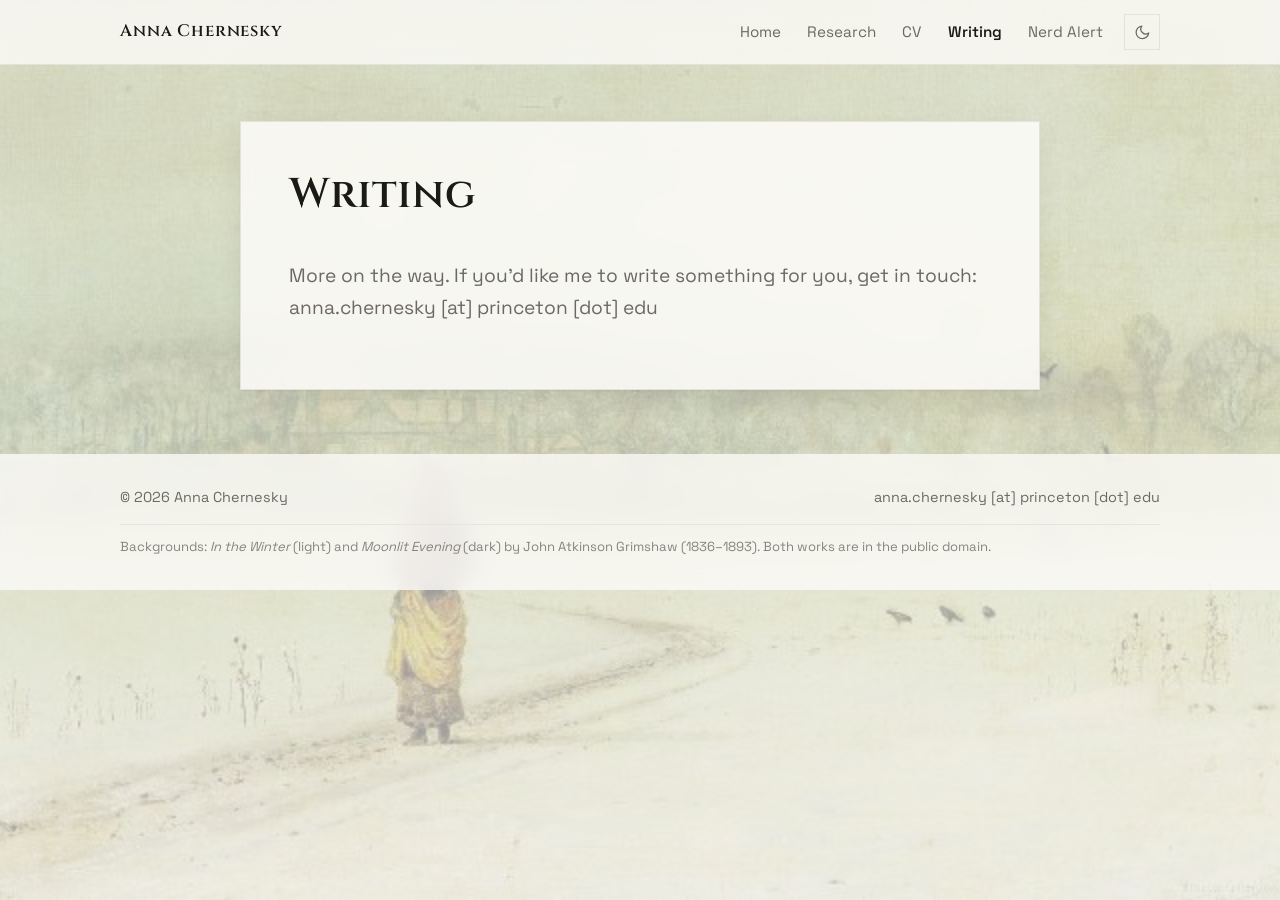
<file: writing.html>
<!doctype html>
<html lang="en">
<head>
<meta charset="utf-8">
<meta name="viewport" content="width=device-width, initial-scale=1">
<title>Writing · Anna Chernesky</title>
<meta name="description" content="Essays, reviews, and other writing by Anna Chernesky.">
<link rel="canonical" href="https://annakcher.github.io/writing.html">
<meta property="og:type" content="website">
<meta property="og:site_name" content="Anna Chernesky">
<meta property="og:title" content="Writing · Anna Chernesky">
<meta property="og:description" content="Essays, reviews, and other writing by Anna Chernesky.">
<meta property="og:url" content="https://annakcher.github.io/writing.html">
<meta property="og:image" content="https://annakcher.github.io/assets/img/profile-web.jpg">
<meta name="twitter:card" content="summary">

<link rel="icon" href="assets/img/favicon.svg" type="image/svg+xml">
<link rel="preconnect" href="https://fonts.googleapis.com">
<link rel="preconnect" href="https://fonts.gstatic.com" crossorigin>
<link href="https://fonts.googleapis.com/css2?family=Cinzel:wght@500;600;700&family=Space+Grotesk:wght@400;500;600;700&display=swap" rel="stylesheet">
<link rel="stylesheet" href="assets/css/style.css">
<script>
  try { const t = localStorage.getItem('theme'); if (t) document.documentElement.dataset.theme = t; } catch (e) {}
</script>
<style>
  /* Background paintings for this page. Paths are relative to this file. */
  body.has-bg::before { background-image: url('assets/img/grimshaw/in-the-winter-grimshaw.jpg'); }
  [data-theme="dark"] body.has-bg::before { background-image: url('assets/img/grimshaw/moonlit-evening-grimshaw.jpg'); }
</style>
</head>
<body class="has-bg">

<a class="skip-link" href="#main">Skip to content</a>

<header class="site-header">
  <div class="wrap header-inner">
    <a class="brand" href="index.html">Anna Chernesky</a>

    <button class="icon-btn nav-toggle" aria-expanded="false" aria-controls="site-nav" aria-label="Toggle menu">
      <svg viewBox="0 0 24 24" fill="none" stroke="currentColor" stroke-width="2" stroke-linecap="round" aria-hidden="true">
        <path d="M3 6h18M3 12h18M3 18h18"/>
      </svg>
    </button>

    <nav id="site-nav" class="site-nav">
      <a href="index.html">Home</a>
      <a href="research.html">Research</a>
      <a href="cv.html">CV</a>
      <a href="writing.html" aria-current="page">Writing</a>
      <a href="nerd-alert.html">Nerd Alert</a>

      <button class="icon-btn theme-toggle" aria-label="Toggle dark mode">
        <svg class="icon-moon" viewBox="0 0 24 24" fill="none" stroke="currentColor" stroke-width="1.8" stroke-linecap="round" stroke-linejoin="round" aria-hidden="true">
          <path d="M21 12.8A9 9 0 1 1 11.2 3a7 7 0 0 0 9.8 9.8z"/>
        </svg>
        <svg class="icon-sun" viewBox="0 0 24 24" fill="none" stroke="currentColor" stroke-width="1.8" stroke-linecap="round" aria-hidden="true">
          <circle cx="12" cy="12" r="4"/>
          <path d="M12 2v2M12 20v2M4.9 4.9l1.4 1.4M17.7 17.7l1.4 1.4M2 12h2M20 12h2M4.9 19.1l1.4-1.4M17.7 6.3l1.4-1.4"/>
        </svg>
      </button>
    </nav>
  </div>
</header>

<main id="main">
  <div class="wrap">

    <div class="page-head">
      <h1>Writing</h1>
    </div>

<!--
    <ul class="entry-list">

      <li class="entry">
        <span class="tag">Essay</span>
        <h3 class="entry__title"><a href="#">Title of the piece</a></h3>
        <p class="entry__meta"><em>Publication Name</em> · March 2026</p>
        <p class="entry__abstract">
          A sentence describing the piece — enough that someone can decide whether to click.
        </p>
      </li>

      <li class="entry">
        <span class="tag">Book review</span>
        <h3 class="entry__title"><a href="#">Review of <em>Book Title</em></a></h3>
        <p class="entry__meta"><em>Publication Name</em> · November 2025</p>
        <p class="entry__abstract">
          A sentence describing the piece.
        </p>
      </li>

      <li class="entry">
        <span class="tag">Op-ed</span>
        <h3 class="entry__title"><a href="#">Another headline</a></h3>
        <p class="entry__meta"><em>Publication Name</em> · 2025</p>
        <p class="entry__abstract">
          A sentence describing the piece.
        </p>
      </li>

    </ul>

    <hr>
-->
    <p class="lede">
      More on the way. If you'd like me to write something for you, get in touch:
      anna.chernesky [at] princeton [dot] edu
    </p>

  </div>
</main>

<footer class="site-footer">
  <div class="wrap">
    <span>&copy; <span id="year">2026</span> Anna Chernesky</span>
    <span>anna.chernesky [at] princeton [dot] edu</span>
    <span class="credit">
      Backgrounds: <em>In the Winter</em> (light) and <em>Moonlit Evening</em> (dark)
      by John Atkinson Grimshaw (1836–1893). Both works are in the public domain.
    </span>
  </div>
</footer>

<script>document.getElementById('year').textContent = new Date().getFullYear();</script>
<script src="assets/js/main.js" defer></script>
</body>
</html>
</file>
<file: assets/css/style.css>
/* ==========================================================================
   Design tokens
   ========================================================================== */

:root {
  --bg:        #fdfcfa;
  --surface:   #ffffff;
  --text:      #1b1a17;
  --muted:     #6c6862;
  --border:    #e6e1d9;
  --accent:    #24506b;
  --accent-bg: #eaf1f6;
  --shadow:    0 1px 2px rgba(27, 26, 23, .05), 0 8px 24px rgba(27, 26, 23, .06);

  /* Cinzel = Roman inscriptional capitals, used for the name and page titles.
     Space Grotesk = the grotesque sans everything else is set in.
     Fallbacks matter: they're what shows if Google Fonts is slow or blocked. */
  --font-display: "Cinzel", "Iowan Old Style", "Palatino Linotype", Palatino, Georgia, serif;
  --font-sans:    "Space Grotesk", system-ui, -apple-system, "Segoe UI", Roboto, "Helvetica Neue", Arial, sans-serif;

  --wrap:   50rem;   /* text pages */
  --wrap-w: 68rem;   /* wide pages (photo grid) */

  --radius: 0;         /* corner rounding site-wide — set to 10px to soften everything back */
  --frame:  #5c5348;   /* picture frames: warm dark gray against the cream */
  --frame-w: 3px;

  color-scheme: light;
}

[data-theme="dark"] {
  --bg:        #14161a;
  --surface:   #1b1e24;
  --text:      #e9e7e2;
  --muted:     #9b978f;
  --border:    #2b2f37;
  --accent:    #a6b1b8;   /* desaturated slate — links, buttons, tags all read from this */
  --accent-bg: #22262c;   /* neutral dark for tag pills, code, nav hover */
  --shadow:    0 1px 2px rgba(0, 0, 0, .3), 0 8px 24px rgba(0, 0, 0, .25);
  --frame:     #bcbfba;   /* picture frames: cool light gray against the dark */

  color-scheme: dark;
}

/* Note: the site deliberately does NOT follow the visitor's system dark-mode
   setting. Light is the default for everyone; dark only happens when someone
   presses the toggle in the header. */

/* ==========================================================================
   Base
   ========================================================================== */

*, *::before, *::after { box-sizing: border-box; }

html { -webkit-text-size-adjust: 100%; scroll-behavior: smooth; }

@media (prefers-reduced-motion: reduce) {
  html { scroll-behavior: auto; }
  *, *::before, *::after { animation-duration: .01ms !important; transition-duration: .01ms !important; }
}

html { background: var(--bg); }

body {
  margin: 0;
  background: var(--bg);
  color: var(--text);
  font-family: var(--font-sans);
  font-size: 1.0625rem;
  line-height: 1.65;
  -webkit-font-smoothing: antialiased;
}

h1, h2, h3, h4 {
  font-weight: 600;
  line-height: 1.2;
  margin: 0 0 .5em;
}

/* Cinzel only for the big moments. Long research titles stay in the sans, where
   they're far easier to read than they would be in inscriptional capitals. */
h1, h2 {
  font-family: var(--font-display);
  letter-spacing: .015em;   /* a capitals face wants air, not tightening */
}

h3, h4 {
  font-family: var(--font-sans);
  letter-spacing: -.01em;
}

h1 { font-size: clamp(1.9rem, 1.4rem + 2vw, 2.6rem); }
h2 { font-size: 1.5rem; margin-top: 2.5rem; }
h3 { font-size: 1.15rem; margin-top: 1.75rem; }

p { margin: 0 0 1.1rem; }

a {
  color: var(--accent);
  text-decoration-thickness: 1px;
  text-underline-offset: .18em;
}
a:hover { text-decoration-thickness: 2px; }

img { max-width: 100%; height: auto; display: block; }

hr {
  border: 0;
  border-top: 1px solid var(--border);
  margin: 3rem 0;
}

code {
  font-family: ui-monospace, SFMono-Regular, "SF Mono", Menlo, Consolas, monospace;
  font-size: .9em;
  background: var(--accent-bg);
  padding: .1em .35em;
  border-radius: var(--radius);
}

:focus-visible {
  outline: 2px solid var(--accent);
  outline-offset: 3px;
  border-radius: 3px;
}

.wrap {
  width: 100%;
  max-width: var(--wrap);
  margin-inline: auto;
  padding-inline: 1.5rem;
}
.wrap--wide { max-width: var(--wrap-w); }

.skip-link {
  position: absolute;
  left: -9999px;
  top: 0;
  background: var(--surface);
  color: var(--text);
  padding: .75rem 1rem;
  z-index: 100;
  border: 1px solid var(--border);
  border-radius: var(--radius);
}
.skip-link:focus { left: 0; }

/* ==========================================================================
   Painting backgrounds

   This file provides the machinery — the fixed image layer, the scrim that
   keeps text readable, and the translucent content panel. The image ITSELF is
   named per page, in a <style> block in that page's <head>:

     <body class="has-bg">
     ...
     <style>
       body.has-bg::before { background-image: url('assets/img/grimshaw/pale-painting.jpg'); }
       [data-theme="dark"] body.has-bg::before { background-image: url('assets/img/grimshaw/dark-painting.jpg'); }
     </style>

   Why not put the image here? A relative url() is resolved against the file it
   is written in. Naming a painting here (or via a custom property that this
   file consumes) would make browsers look for assets/css/grimshaw/… and fail
   silently. Declaring it in the page keeps paths relative to the page.
   ========================================================================== */

:root { --scrim: rgba(253, 252, 250, .62); }   /* pale wash — mutes the painting behind dark text */
[data-theme="dark"] { --scrim: rgba(14, 16, 20, .55); }

body.has-bg { background: transparent; }

body.has-bg::before,
body.has-bg::after {
  content: "";
  position: fixed;      /* fixed rather than background-attachment: fixed, which iOS mishandles */
  inset: 0;
  z-index: -1;
  pointer-events: none;
}

body.has-bg::before {
  background-size: cover;
  background-position: center;
  background-repeat: no-repeat;
}

body.has-bg::after { background: var(--scrim); }

body.has-bg main > .wrap {
  width: calc(100% - 2rem);      /* gutter so the painting stays visible at the edges */
  padding: clamp(1.5rem, 4vw, 3rem);
  background: color-mix(in srgb, var(--bg) 86%, transparent);
  -webkit-backdrop-filter: blur(16px) saturate(1.15);
  backdrop-filter: blur(16px) saturate(1.15);
  border: 1px solid var(--border);
  border-radius: var(--radius);
  box-shadow: var(--shadow);
}

body.has-bg .site-header,
body.has-bg .site-footer {
  background: color-mix(in srgb, var(--bg) 78%, transparent);
  -webkit-backdrop-filter: blur(12px) saturate(1.2);
  backdrop-filter: blur(12px) saturate(1.2);
}
body.has-bg .site-footer { border-top: 0; }

/* ==========================================================================
   Header + navigation
   ========================================================================== */

.site-header {
  position: sticky;
  top: 0;
  z-index: 50;
  background: color-mix(in srgb, var(--bg) 88%, transparent);
  backdrop-filter: saturate(1.4) blur(10px);
  border-bottom: 1px solid var(--border);
}

.header-inner {
  display: flex;
  align-items: center;
  justify-content: space-between;
  gap: 1rem;
  min-height: 4rem;
  max-width: var(--wrap-w);
}

.brand {
  font-family: var(--font-display);
  font-size: 1.05rem;
  font-weight: 600;
  color: var(--text);
  text-decoration: none;
  letter-spacing: .05em;
  white-space: nowrap;
}
.brand:hover { color: var(--accent); }

.site-nav {
  display: flex;
  align-items: center;
  gap: .25rem;
}

.site-nav a {
  color: var(--muted);
  text-decoration: none;
  font-size: .95rem;
  padding: .4rem .7rem;
  border-radius: var(--radius);
  white-space: nowrap;
}
.site-nav a:hover { color: var(--text); background: var(--accent-bg); }
.site-nav a[aria-current="page"] { color: var(--text); font-weight: 600; }

.icon-btn {
  display: inline-grid;
  place-items: center;
  width: 2.25rem;
  height: 2.25rem;
  margin-left: .35rem;
  padding: 0;
  background: none;
  border: 1px solid var(--border);
  border-radius: var(--radius);
  color: var(--muted);
  cursor: pointer;
}
.icon-btn:hover { color: var(--text); border-color: var(--muted); }
.icon-btn svg { width: 1.05rem; height: 1.05rem; }

.nav-toggle { display: none; }

/* Icon swapping between themes */
.icon-sun  { display: none; }
[data-theme="dark"] .icon-sun  { display: block; }
[data-theme="dark"] .icon-moon { display: none; }

@media (max-width: 44rem) {
  .nav-toggle { display: inline-grid; margin-left: 0; }

  .site-nav {
    position: absolute;
    inset: 100% 0 auto;
    flex-direction: column;
    align-items: stretch;
    gap: 0;
    background: var(--surface);
    border-bottom: 1px solid var(--border);
    padding: .5rem 1.5rem 1rem;
    display: none;
  }
  .site-nav.is-open { display: flex; }
  .site-nav a { padding: .65rem .5rem; font-size: 1rem; }
  .theme-toggle { align-self: flex-start; margin: .5rem 0 0 .5rem; }
}

/* ==========================================================================
   Page layout
   ========================================================================== */

main { padding: 3.5rem 0 4rem; }

.page-head { margin-bottom: 2.5rem; }
.page-head p {
  color: var(--muted);
  font-family: var(--font-sans);
  font-size: 1.15rem;
  max-width: 42rem;
  margin: 0;
}

.lede {
  font-family: var(--font-sans);
  font-size: 1.2rem;
  color: var(--muted);
}

.site-footer {
  border-top: 1px solid var(--border);
  padding: 2rem 0;
  color: var(--muted);
  font-size: .9rem;
}
.site-footer .wrap {
  max-width: var(--wrap-w);
  display: flex;
  flex-wrap: wrap;
  gap: .5rem 1.5rem;
  justify-content: space-between;
}
.site-footer a { color: var(--muted); }

/* Painting credit — sits on its own line under the rest of the footer. */
.site-footer .credit {
  flex-basis: 100%;
  margin-top: .4rem;
  padding-top: .7rem;
  border-top: 1px solid var(--border);
  font-size: .82rem;
  opacity: .8;
}
.site-footer .credit em { font-style: italic; }

/* ==========================================================================
   Home
   ========================================================================== */

.intro {
  display: grid;
  grid-template-columns: 12rem 1fr;
  gap: 2.5rem;
  align-items: start;
  margin-bottom: 1rem;
}

.intro__photo {
  width: 12rem;
  height: 12rem;
  object-fit: cover;
  border-radius: var(--radius);
  border: var(--frame-w) solid var(--frame);
  box-shadow: var(--shadow);
  background: var(--surface);
}

.intro__title {
  margin: 0 0 .35rem;
}
.intro__role {
  color: var(--muted);
  font-family: var(--font-sans);
  font-size: 1.15rem;
  margin: 0 0 1.25rem;
}

@media (max-width: 40rem) {
  .intro { grid-template-columns: 1fr; gap: 1.5rem; }
  .intro__photo { width: 9rem; height: 9rem; }
}

.contact-list {
  list-style: none;
  margin: 0;
  padding: 0;
  display: flex;
  flex-wrap: wrap;
  gap: .5rem 1.25rem;
  font-size: .95rem;
}
.contact-list li {
  display: flex;
  align-items: center;
  gap: .45rem;
  color: var(--muted);
}
.contact-list svg { width: 1rem; height: 1rem; flex: none; }

.interests {
  list-style: none;
  margin: 0;
  padding: 0;
  display: grid;
  gap: 1.25rem;
}
.interests li {
  padding-left: 1.1rem;
  border-left: 2px solid var(--border);
}
.interests strong {
  display: block;
  font-family: var(--font-sans);
  font-size: 1.05rem;
  margin-bottom: .15rem;
}
.interests span { color: var(--muted); font-size: .97rem; }

/* ==========================================================================
   Research / Writing entries
   ========================================================================== */

.entry-list {
  list-style: none;
  margin: 0;
  padding: 0;
  display: grid;
  gap: 1.75rem;
}

.entry {
  display: grid;
  gap: .4rem;
  padding-bottom: 1.75rem;
  border-bottom: 1px solid var(--border);
}
.entry:last-child { border-bottom: 0; padding-bottom: 0; }

.entry__title {
  font-family: var(--font-sans);
  font-size: 1.15rem;
  font-weight: 600;
  margin: 0;
  line-height: 1.35;
}
.entry__title a { color: var(--text); text-decoration: none; }
.entry__title a:hover { color: var(--accent); text-decoration: underline; }

.entry__meta {
  color: var(--muted);
  font-size: .92rem;
  margin: 0;
}

.entry__abstract {
  margin: .35rem 0 0;
  color: var(--muted);
  font-size: .97rem;
}

/* Collapsible abstracts. <details> handles the open/close natively — the CSS
   below just replaces the browser's default triangle with our own chevron. */

details.entry__abstract > summary {
  display: inline-flex;
  align-items: center;
  gap: .45rem;
  width: fit-content;
  padding: .1rem 0;
  color: var(--accent);
  font-size: .9rem;
  cursor: pointer;
  list-style: none;          /* hides the marker in Firefox */
  -webkit-user-select: none;
  user-select: none;
}
details.entry__abstract > summary::-webkit-details-marker { display: none; }
details.entry__abstract > summary:hover { text-decoration: underline; }

details.entry__abstract > summary::before {
  content: "";
  width: .42rem;
  height: .42rem;
  margin-top: -.12rem;
  border-right: 2px solid currentColor;
  border-bottom: 2px solid currentColor;
  transform: rotate(-45deg);
  transition: transform .2s ease;
}
details.entry__abstract[open] > summary::before { transform: rotate(45deg); }

details.entry__abstract > p {
  margin: .6rem 0 0;
  padding-left: .9rem;
  border-left: 2px solid var(--border);
  animation: abstract-in .25s ease;
}

@keyframes abstract-in {
  from { opacity: 0; transform: translateY(-4px); }
}

.entry__links {
  display: flex;
  flex-wrap: wrap;
  gap: .5rem;
  margin-top: .5rem;
}

.tag {
  display: inline-block;
  font-size: .78rem;
  letter-spacing: .04em;
  text-transform: uppercase;
  color: var(--accent);
  background: var(--accent-bg);
  padding: .15rem .5rem;
  border-radius: var(--radius);
  width: fit-content;
}

/* ==========================================================================
   Buttons
   ========================================================================== */

.btn {
  display: inline-flex;
  align-items: center;
  gap: .45rem;
  font-size: .9rem;
  font-weight: 500;
  text-decoration: none;
  color: var(--text);
  background: var(--surface);
  border: 1px solid var(--border);
  border-radius: var(--radius);
  padding: .4rem .8rem;
  transition: border-color .15s ease, background .15s ease;
}
.btn:hover { border-color: var(--accent); color: var(--accent); }
.btn svg { width: .95rem; height: .95rem; }

.btn--primary {
  background: var(--accent);
  border-color: var(--accent);
  color: var(--bg);
  padding: .55rem 1.1rem;
  font-size: .95rem;
}
.btn--primary:hover { color: var(--bg); opacity: .9; }

/* ==========================================================================
   CV page
   ========================================================================== */

.cv-actions {
  display: flex;
  flex-wrap: wrap;
  align-items: center;
  gap: .75rem;
  margin-bottom: 2rem;
}
.cv-actions .note { color: var(--muted); font-size: .9rem; }

.pdf-frame {
  width: 100%;
  height: min(85vh, 60rem);
  border: 1px solid var(--border);
  border-radius: var(--radius);
  background: var(--surface);
  box-shadow: var(--shadow);
}

.pdf-fallback {
  padding: 2.5rem 1.5rem;
  text-align: center;
  color: var(--muted);
}

.cv-summary {
  display: grid;
  gap: 1.5rem;
  margin-top: 3rem;
}
.cv-item {
  display: grid;
  grid-template-columns: 8rem 1fr;
  gap: 1.5rem;
}
.cv-item__when { color: var(--muted); font-size: .92rem; padding-top: .15rem; }
.cv-item__what strong { font-family: var(--font-sans); font-size: 1.05rem; }
.cv-item__what span { display: block; color: var(--muted); font-size: .95rem; }

@media (max-width: 34rem) {
  .cv-item { grid-template-columns: 1fr; gap: .25rem; }
}

/* ==========================================================================
   Nerd Alert
   ========================================================================== */

.photo-grid {
  display: grid;
  grid-template-columns: repeat(auto-fill, minmax(15rem, 1fr));
  gap: 1.25rem;
  margin: 0 0 3rem;
  padding: 0;
  list-style: none;
}

.photo-card {
  margin: 0;
  background: var(--surface);
  border: var(--frame-w) solid var(--frame);
  border-radius: var(--radius);
  overflow: hidden;
  box-shadow: var(--shadow);
}
.photo-card img {
  width: 100%;
  aspect-ratio: 4 / 3;
  object-fit: cover;
  cursor: zoom-in;
  transition: transform .3s ease;
}
.photo-card img:hover { transform: scale(1.03); }
.photo-card figcaption {
  padding: .7rem .9rem .85rem;
  font-size: .9rem;
  color: var(--muted);
}

.fav-columns {
  display: grid;
  grid-template-columns: repeat(auto-fit, minmax(16rem, 1fr));
  gap: 2rem 2.5rem;
}

.fav-list {
  list-style: none;
  margin: 0;
  padding: 0;
  display: grid;
  gap: .6rem;
  font-size: .97rem;
}
.fav-list li { display: grid; gap: .1rem; }
.fav-list .why { color: var(--muted); font-size: .88rem; }

/* Lightbox */

/* Author styles beat the browser's `dialog:not([open]) { display: none }`, so the
   closed dialog has to be re-hidden explicitly or it leaks onto the page. */
.lightbox:not([open]) { display: none; }

.lightbox {
  position: fixed;
  inset: 0;
  z-index: 100;
  display: grid;
  place-items: center;
  padding: 2rem;
  background: rgba(10, 10, 12, .88);
  border: 0;
}
.lightbox::backdrop { background: rgba(10, 10, 12, .88); }
.lightbox img {
  max-width: 100%;
  max-height: 85vh;
  border: var(--frame-w) solid var(--frame);
  border-radius: var(--radius);
  object-fit: contain;
}
.lightbox figcaption {
  color: #e9e7e2;
  text-align: center;
  font-size: .92rem;
  padding-top: .9rem;
}
.lightbox__close {
  position: fixed;
  top: 1.25rem;
  right: 1.5rem;
  background: none;
  border: 0;
  color: #e9e7e2;
  font-size: 2rem;
  line-height: 1;
  cursor: pointer;
  padding: .25rem .5rem;
}
</file>
